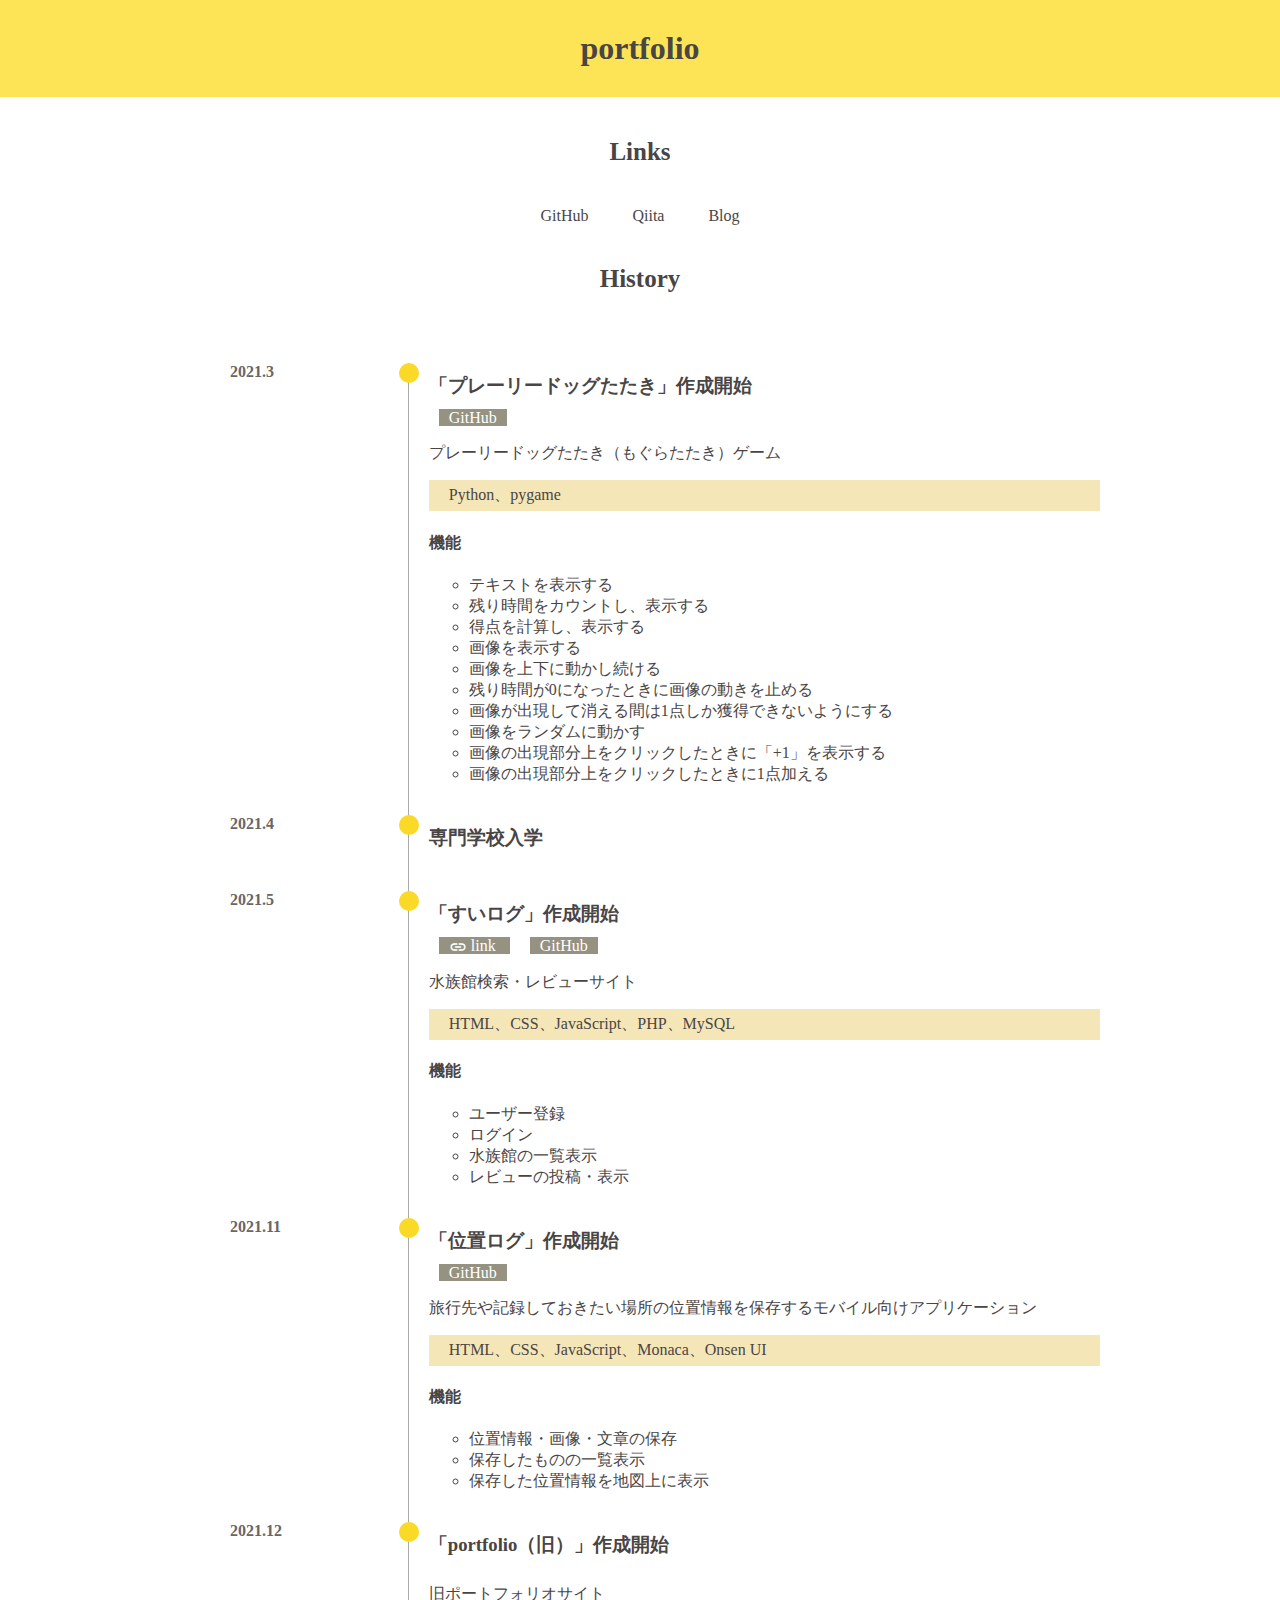
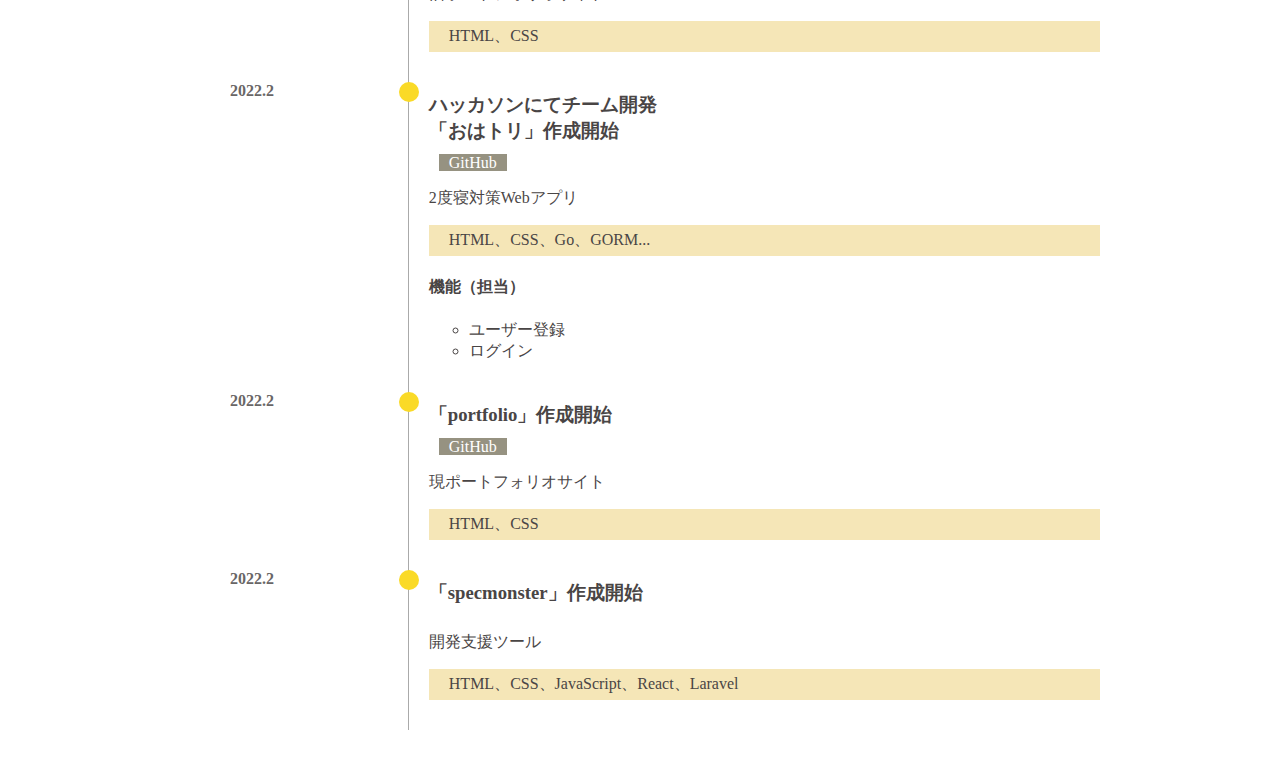
<file: index.html>
<!DOCTYPE HTML>
<HTML>

<head>
    <link rel="stylesheet" href="css/style.css">
    <link href="https://fonts.googleapis.com/icon?family=Material+Icons" rel="stylesheet">
    <meta name="viewport" content="width=device-width,initial-scale=1">
    <title>portfolio</title>
</head>

<body>
    <header>
        <h1>portfolio</h1>
    </header>
    <div class="container">
        <h2>Links</h2>
        <div class="link">
            <a href="https://github.com/Penguin-Island" target="_blank" rel="noopener noreferrer">GitHub</a>
            <a href="https://qiita.com/Penguin-Island" target="_blank" rel="noopener noreferrer">Qiita</a>
            <a href="https://pen-tech.hateblo.jp/" target="_blank" rel="noopener noreferrer">Blog</a>
        </div>
        <h2>History</h2>
        <div class="timeline">
            <ul class="timeline-list">
                <li class="timeline-list-item">
                    <div class="date">2021.3</div>
                    <div class="content">
                        <h3 class="title">「プレーリードッグたたき」作成開始</h3>
                        <div class="link">
                            <a href="https://github.com/Penguin-Island/whack-a-prairie-dog">GitHub</a>
                        </div>
                        <p>プレーリードッグたたき（もぐらたたき）ゲーム</p>
                        <div class="tech">Python、pygame</div>
                        <div class="feature">
                            <h4>機能</h4>
                            <ul>
                                <li>テキストを表示する</li>
                                <li>残り時間をカウントし、表示する</li>
                                <li>得点を計算し、表示する</li>
                                <li>画像を表示する</li>
                                <li>画像を上下に動かし続ける</li>
                                <li>残り時間が0になったときに画像の動きを止める</li>
                                <li>画像が出現して消える間は1点しか獲得できないようにする</li>
                                <li>画像をランダムに動かす</li>
                                <li>画像の出現部分上をクリックしたときに「+1」を表示する</li>
                                <li>画像の出現部分上をクリックしたときに1点加える</li>
                            </ul>
                        </div>
                    </div>
                </li>
                <li class="timeline-list-item">
                    <div class="date">2021.4</div>
                    <div class="content">
                        <h3 class="title">専門学校入学</h3>
                    </div>
                </li>
                <li class="timeline-list-item">
                    <div class="date">2021.5</div>
                    <div class="content">
                        <h3 class="title">「すいログ」作成開始</h3>
                        <div class="link">
                            <a href="https://suilog.net/">
                                <span class="material-icons md-18">
                                    link
                                </span>
                                link
                            </a>
                            <a href="https://github.com/Penguin-Island/suilog">GitHub</a>
                        </div>
                        <p>水族館検索・レビューサイト</p>
                        <div class="tech">HTML、CSS、JavaScript、PHP、MySQL</div>
                        <div class="feature">
                            <h4>機能</h4>
                            <ul>
                                <li>ユーザー登録</li>
                                <li>ログイン</li>
                                <li>水族館の一覧表示</li>
                                <li>レビューの投稿・表示</li>
                            </ul>
                        </div>
                    </div>
                </li>
                <li class="timeline-list-item">
                    <div class="date">2021.11</div>
                    <div class="content">
                        <h3 class="title">「位置ログ」作成開始</h3>
                        <div class="link">
                            <a href="https://github.com/Penguin-Island/locationlog">GitHub</a>
                        </div>
                        <p>旅行先や記録しておきたい場所の位置情報を保存するモバイル向けアプリケーション</p>
                        <div class="tech">HTML、CSS、JavaScript、Monaca、Onsen UI</div>
                        <div class="feature">
                            <h4>機能</h4>
                            <ul>
                                <li>位置情報・画像・文章の保存</li>
                                <li>保存したものの一覧表示</li>
                                <li>保存した位置情報を地図上に表示</li>
                            </ul>
                        </div>
                    </div>
                </li>
                <li class="timeline-list-item">
                    <div class="date">2021.12</div>
                    <div class="content">
                        <h3 class="title">「portfolio（旧）」作成開始</h3>
                        <p>旧ポートフォリオサイト</p>
                        <div class="tech">HTML、CSS</div>
                    </div>
                </li>
                <li class="timeline-list-item">
                    <div class="date">2022.2</div>
                    <div class="content">
                        <h3 class="title">ハッカソンにてチーム開発<br>「おはトリ」作成開始</h3>
                        <div class="link">
                            <a href="https://github.com/Penguin-Island/ohatori">GitHub</a>
                        </div>
                        <p>2度寝対策Webアプリ</p>
                        <div class="tech">HTML、CSS、Go、GORM...</div>
                        <div class="feature">
                            <h4>機能（担当）</h4>
                            <ul>
                                <li>ユーザー登録</li>
                                <li>ログイン</li>
                            </ul>
                        </div>
                    </div>
                </li>
                <li class="timeline-list-item">
                    <div class="date">2022.2</div>
                    <div class="content">
                        <h3 class="title">「portfolio」作成開始</h3>
                        <div class="link">
                            <a href="https://github.com/Penguin-Island/portfolio">GitHub</a>
                        </div>
                        <p>現ポートフォリオサイト</p>
                        <div class="tech">HTML、CSS</div>
                    </div>
                </li>
                <li class="timeline-list-item">
                    <div class="date">2022.2</div>
                    <div class="content">
                        <h3 class="title">「specmonster」作成開始</h3>
                        <p>開発支援ツール</p>
                        <div class="tech">HTML、CSS、JavaScript、React、Laravel</div>
                    </div>
                </li>
            </ul>
        </div>
    </div>
</body>

</HTML>
</file>
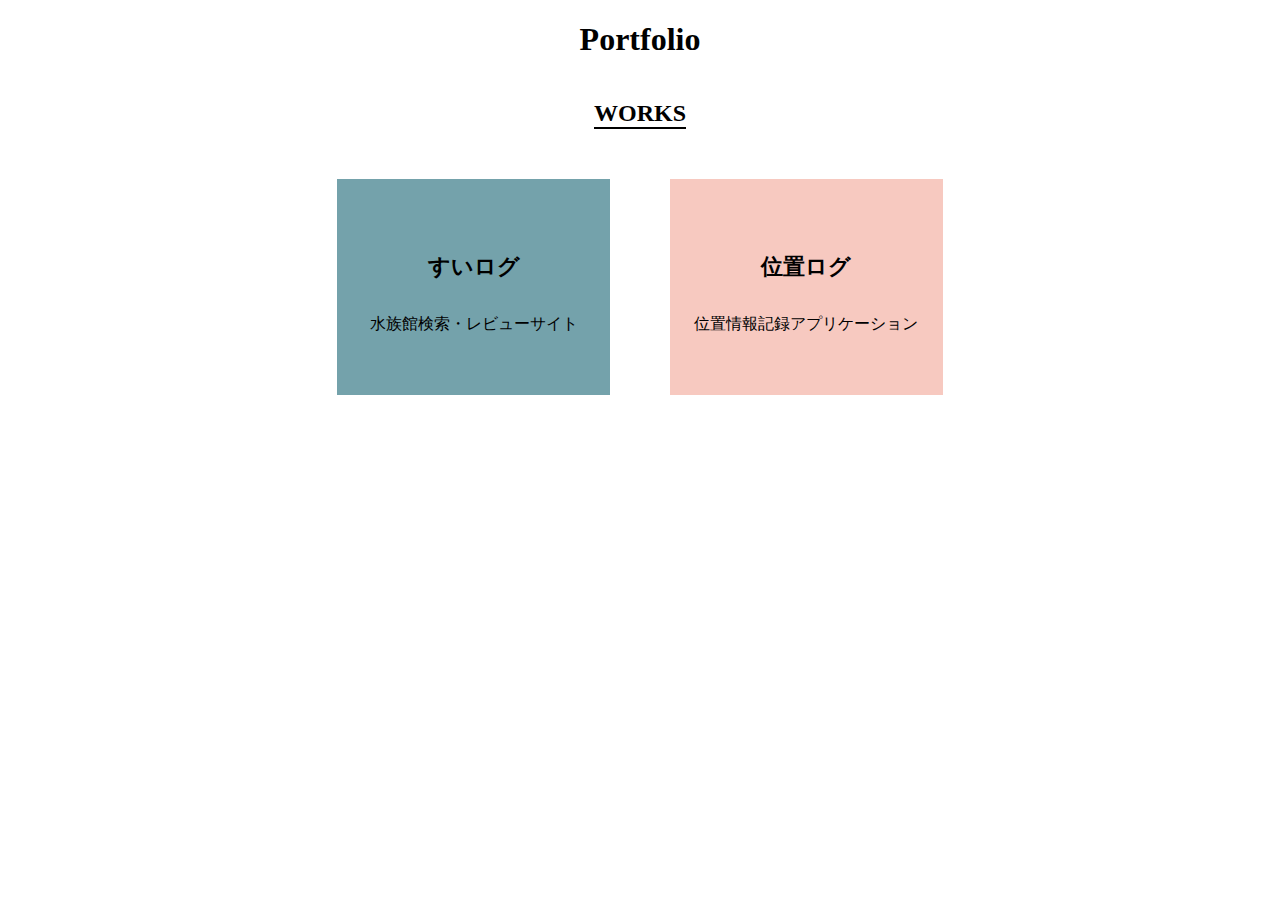
<file: docs/index.html>
<!DOCTYPE HTML>
<HTML>

<head>
    <link rel="stylesheet" href="css/style.css">
    <link href="https://fonts.googleapis.com/icon?family=Material+Icons"
    rel="stylesheet">
    <title>portfolio</title>
</head>

<body>
    <div class="container">
        <div class="title">
            <h1>Portfolio</h1>
            <h2>WORKS</h2>
        </div>

        <div class="contents">
            <div class="Web">
                <h3>すいログ</h3>
                <p>水族館検索・レビューサイト</p>
                <a href="suilog.html"></a>
            </div>

            <div class="App">
                <h3>位置ログ</h3>
                <p>位置情報記録アプリケーション</p>
                <a href="mapmemo.html"></a>
            </div>
        </div>
    </div>
</body>

</HTML>
</file>
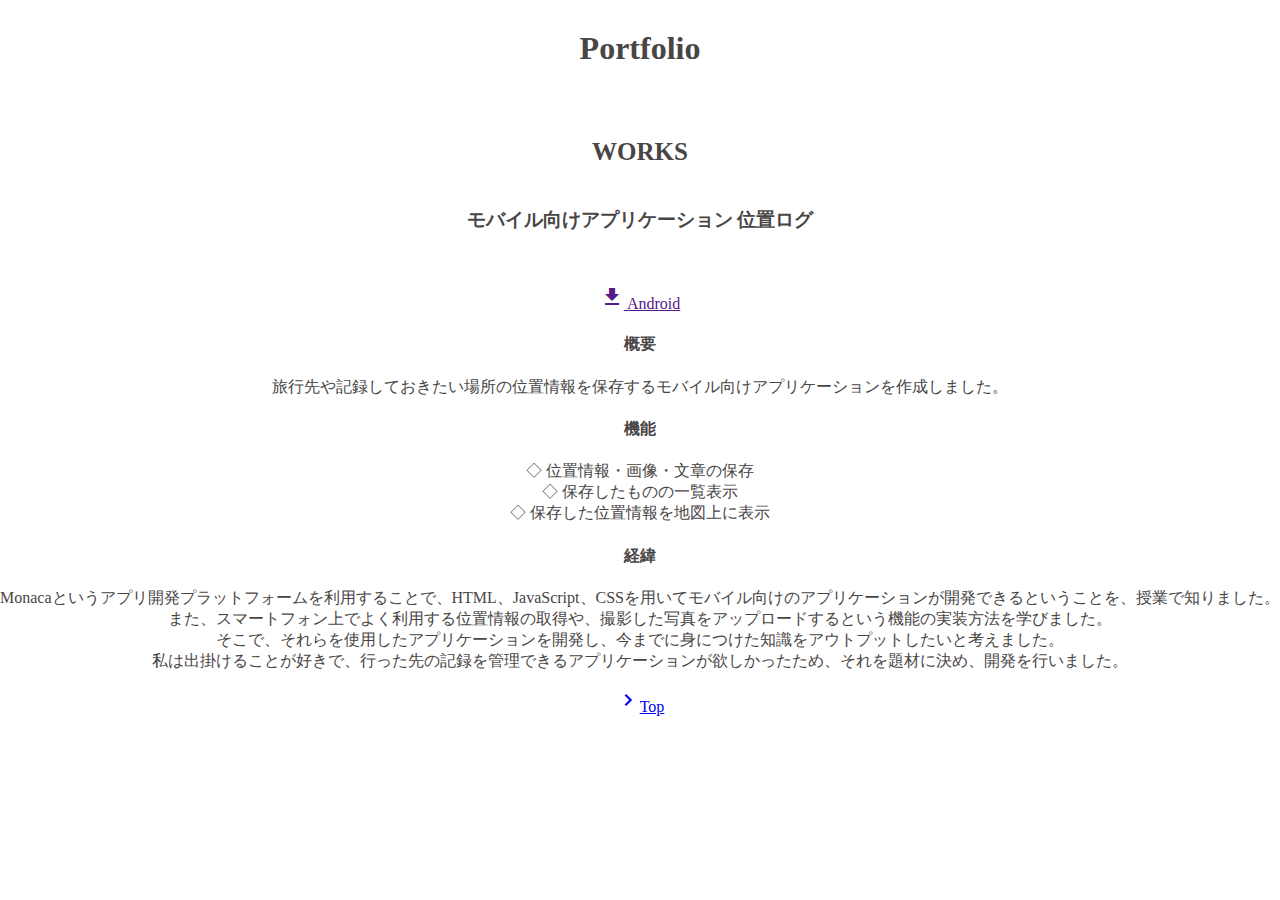
<file: mapmemo.html>
<!DOCTYPE HTML>
<HTML>

<head>
    <link rel="stylesheet" href="css/style.css">
    <link href="https://fonts.googleapis.com/icon?family=Material+Icons" rel="stylesheet">
    <title>mapmemo</title>
</head>

<body>
    <div class="container">
        <div class="title">
            <h1>Portfolio</h1>
            <h2>WORKS</h2>
        </div>

        <div class="contents-map">
            <div class="items">
                <h3>モバイル向けアプリケーション 位置ログ</h3>
                <br>
                <a href="">
                    <p> 
                        <span class="material-icons">
                            get_app
                        </span>
                        Android
                    </p>
                </a>
                <div class="p-area">
                    <h4>概要</h4>
                    <p>旅行先や記録しておきたい場所の位置情報を保存するモバイル向けアプリケーションを作成しました。</p>
                    <h4>機能</h4>
                    <p>
                        ◇ 位置情報・画像・文章の保存<br>
                        ◇ 保存したものの一覧表示<br>
                        ◇ 保存した位置情報を地図上に表示
                    </p>
                    <h4>経緯</h4>
                    <p>Monacaというアプリ開発プラットフォームを利用することで、HTML、JavaScript、CSSを用いてモバイル向けのアプリケーションが開発できるということを、授業で知りました。<br>
                        また、スマートフォン上でよく利用する位置情報の取得や、撮影した写真をアップロードするという機能の実装方法を学びました。<br>
                        そこで、それらを使用したアプリケーションを開発し、今までに身につけた知識をアウトプットしたいと考えました。<br>
                        私は出掛けることが好きで、行った先の記録を管理できるアプリケーションが欲しかったため、それを題材に決め、開発を行いました。
                        </p>
                </div>
            </div>
        </div>

        <div class="return">
            <a href="index.html" class="btn"><span class="material-icons">
                navigate_next
                </span>Top</a>
        </div>
    </div>
</body>

</HTML>
</file>
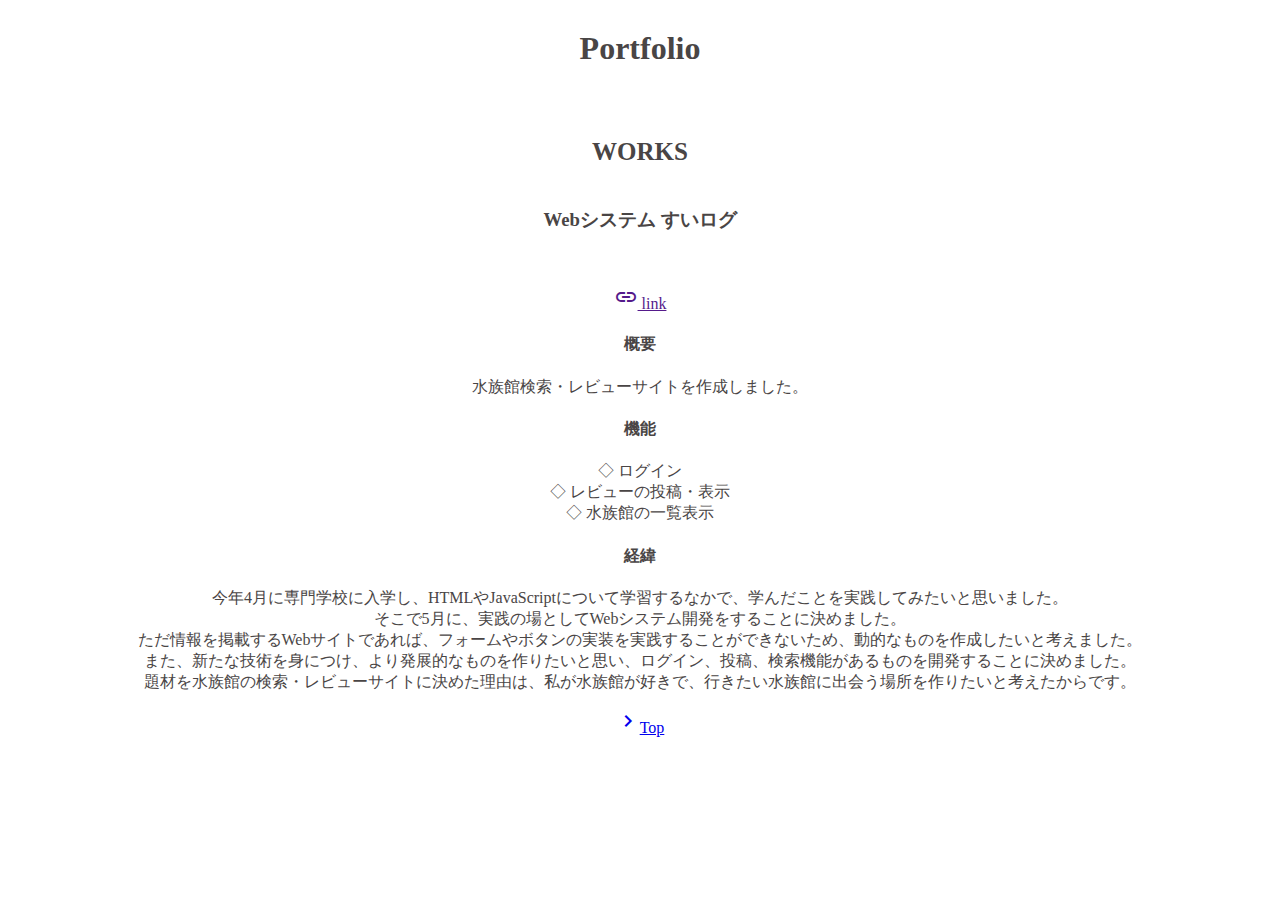
<file: suilog.html>
<!DOCTYPE HTML>
<HTML>

<head>
    <link rel="stylesheet" href="css/style.css">
    <link href="https://fonts.googleapis.com/icon?family=Material+Icons" rel="stylesheet">
    <title>mapmemo</title>
</head>

<body>
    <div class="container">
        <div class="title">
            <h1>Portfolio</h1>
            <h2>WORKS</h2>
        </div>

        <div class="contents-sui">
            <div class="items">
                <h3>Webシステム すいログ</h3>
                <br>
                <a href="">
                    <p>
                        <span class="material-icons">
                            link
                        </span>
                        link
                    </p>
                </a>
                <div class="p-area">
                    <h4>概要</h4>
                    <p>水族館検索・レビューサイトを作成しました。</p>
                    <h4>機能</h4>
                    <p>◇ ログイン<br>
                        ◇ レビューの投稿・表示<br>
                        ◇ 水族館の一覧表示
                        </p>
                    <h4>経緯</h4>
                    <p>今年4月に専門学校に入学し、HTMLやJavaScriptについて学習するなかで、学んだことを実践してみたいと思いました。<br>
                        そこで5月に、実践の場としてWebシステム開発をすることに決めました。<br>
                        ただ情報を掲載するWebサイトであれば、フォームやボタンの実装を実践することができないため、動的なものを作成したいと考えました。<br>
                        また、新たな技術を身につけ、より発展的なものを作りたいと思い、ログイン、投稿、検索機能があるものを開発することに決めました。<br>
                        題材を水族館の検索・レビューサイトに決めた理由は、私が水族館が好きで、行きたい水族館に出会う場所を作りたいと考えたからです。
                    </p>
                </div>
            </div>
        </div>

        <div class="return">
            <a href="index.html" class="btn"><span class="material-icons">
                    navigate_next
                </span>Top</a>
        </div>
    </div>
</body>

</HTML>
</file>
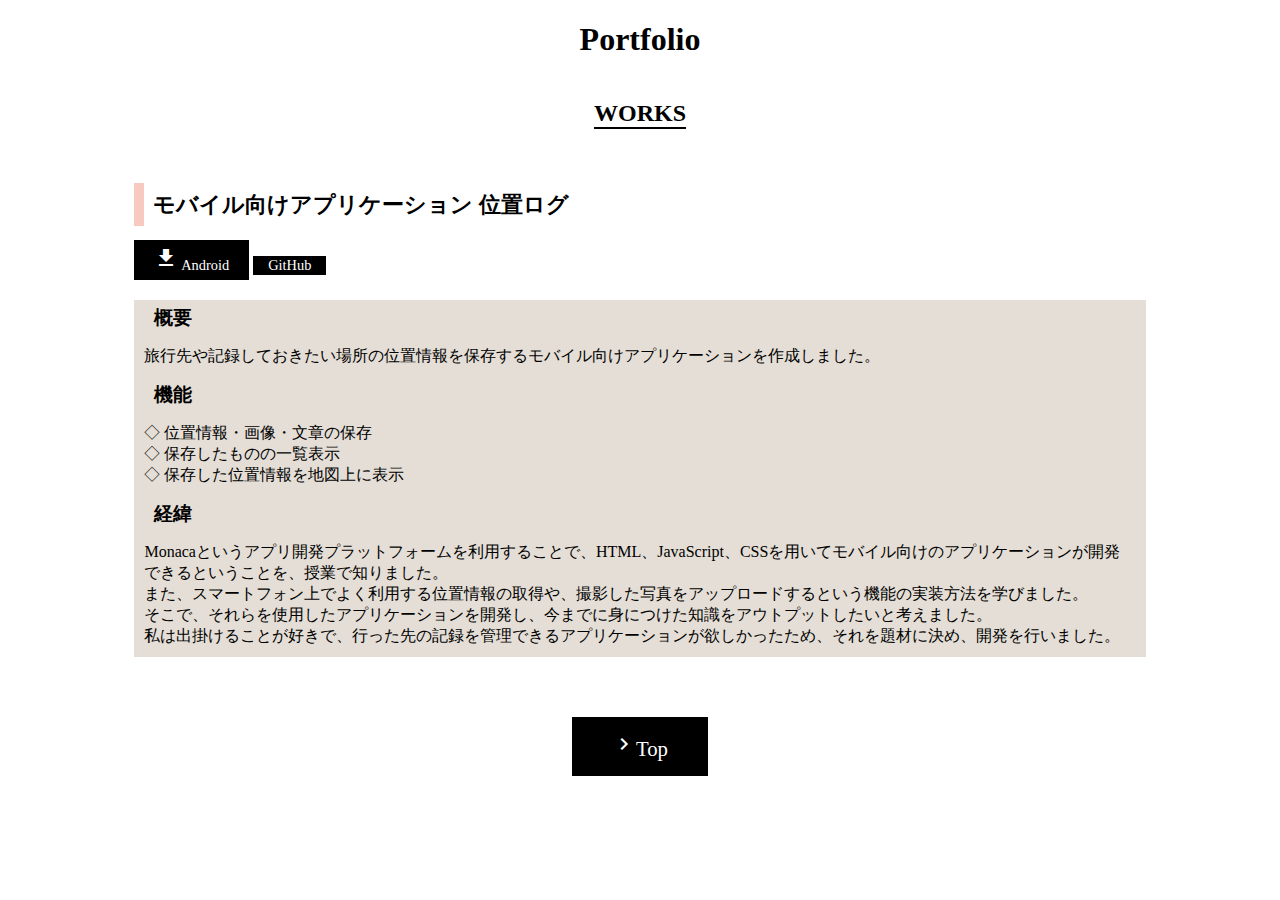
<file: docs/mapmemo.html>
<!DOCTYPE HTML>
<HTML>

<head>
    <link rel="stylesheet" href="css/style.css">
    <link href="https://fonts.googleapis.com/icon?family=Material+Icons" rel="stylesheet">
    <title>locationlog | portfolio</title>
</head>

<body>
    <div class="container">
        <div class="title">
            <h1>Portfolio</h1>
            <h2>WORKS</h2>
        </div>

        <div class="contents-map">
            <div class="items">
                <h3>モバイル向けアプリケーション 位置ログ</h3>
                <br>
                <a href="">
                    <p> 
                        <span class="material-icons">
                            get_app
                        </span>
                        Android
                    </p>
                </a>
                <a href="https://github.com/Penguin-Island/locationlog">GitHub</a>
                <div class="p-area">
                    <h4>概要</h4>
                    <p>旅行先や記録しておきたい場所の位置情報を保存するモバイル向けアプリケーションを作成しました。</p>
                    <h4>機能</h4>
                    <p>
                        ◇ 位置情報・画像・文章の保存<br>
                        ◇ 保存したものの一覧表示<br>
                        ◇ 保存した位置情報を地図上に表示
                    </p>
                    <h4>経緯</h4>
                    <p>Monacaというアプリ開発プラットフォームを利用することで、HTML、JavaScript、CSSを用いてモバイル向けのアプリケーションが開発できるということを、授業で知りました。<br>
                        また、スマートフォン上でよく利用する位置情報の取得や、撮影した写真をアップロードするという機能の実装方法を学びました。<br>
                        そこで、それらを使用したアプリケーションを開発し、今までに身につけた知識をアウトプットしたいと考えました。<br>
                        私は出掛けることが好きで、行った先の記録を管理できるアプリケーションが欲しかったため、それを題材に決め、開発を行いました。
                        </p>
                </div>
            </div>
        </div>

        <div class="return">
            <a href="index.html" class="btn"><span class="material-icons">
                navigate_next
                </span>Top</a>
        </div>
    </div>
</body>

</HTML>
</file>
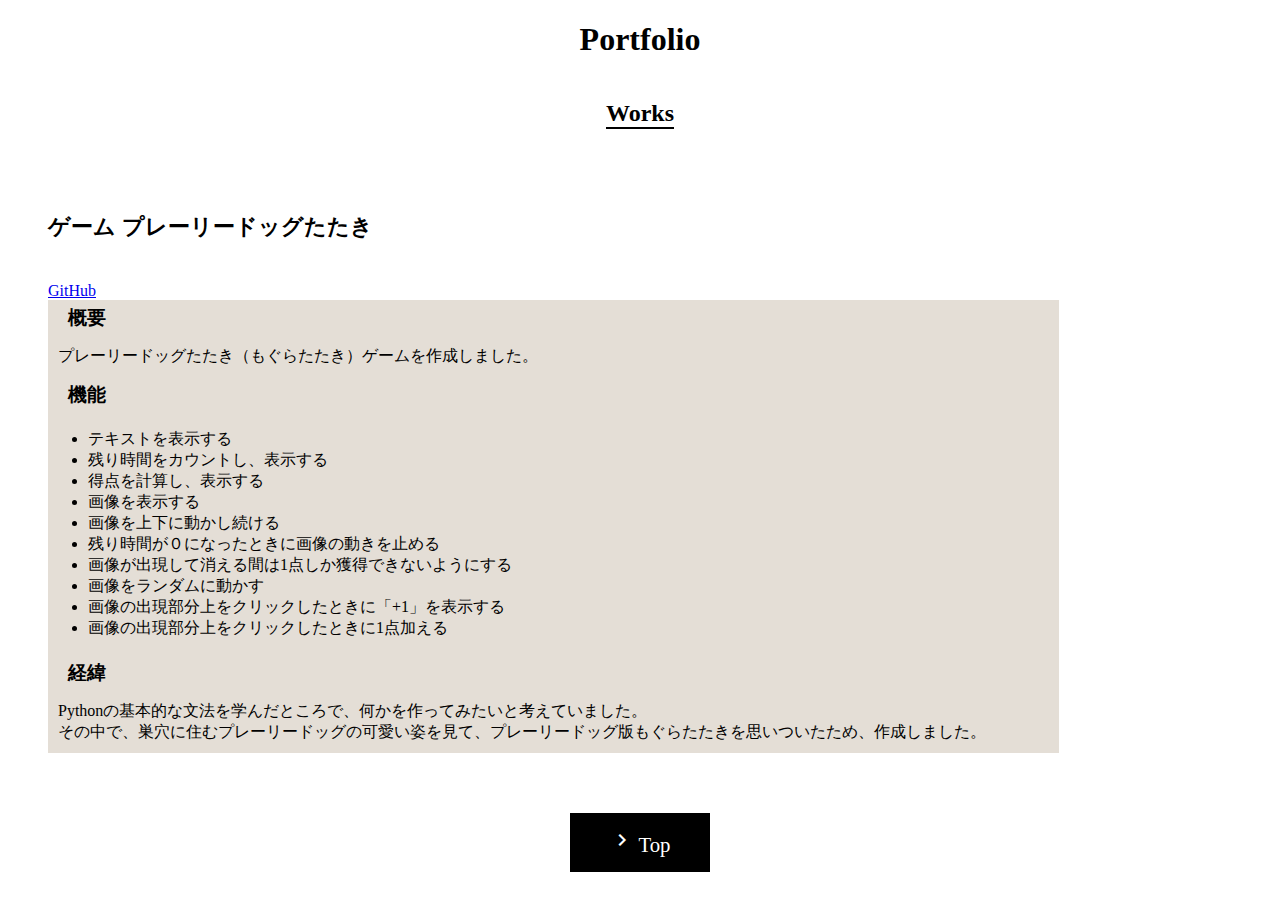
<file: docs/others.html>
<!DOCTYPE HTML>
<HTML>

<head>
    <link rel="stylesheet" href="css/style.css">
    <link href="https://fonts.googleapis.com/icon?family=Material+Icons" rel="stylesheet">
    <meta name="viewport" content="width=device-width,initial-scale=1">
    <title>others | portfolio</title>
</head>

<body>
    <div class="container">
        <div class="title">
            <h1>Portfolio</h1>
            <h2>Works</h2>
        </div>

        <div class="contents-others">
            <div class="items">
                <h3>ゲーム プレーリードッグたたき</h3>
                <br>
                <a href="https://github.com/Penguin-Island/whack-a-prairie-dog">GitHub</a>
                <div class="p-area">
                    <h4>概要</h4>
                    <p>プレーリードッグたたき（もぐらたたき）ゲームを作成しました。</p>
                    <h4>機能</h4>
                    <ul>
                        <li>テキストを表示する</li>
                        <li>残り時間をカウントし、表示する</li>
                        <li>得点を計算し、表示する</li>
                        <li>画像を表示する</li>
                        <li>画像を上下に動かし続ける</li>
                        <li>残り時間が０になったときに画像の動きを止める</li>
                        <li>画像が出現して消える間は1点しか獲得できないようにする</li>
                        <li>画像をランダムに動かす</li>
                        <li>画像の出現部分上をクリックしたときに「+1」を表示する</li>
                        <li>画像の出現部分上をクリックしたときに1点加える</li>
                    </ul>
                    <h4>経緯</h4>
                    <p>
                        Pythonの基本的な文法を学んだところで、何かを作ってみたいと考えていました。<br>
                        その中で、巣穴に住むプレーリードッグの可愛い姿を見て、プレーリードッグ版もぐらたたきを思いついたため、作成しました。
                    </p>
                </div>
            </div>
        <div class="return">
            <a href="index.html" class="btn">
                <span class="material-icons">
                    navigate_next
                </span>
                Top
            </a>
        </div>
    </div>
</body>

</HTML>
</file>
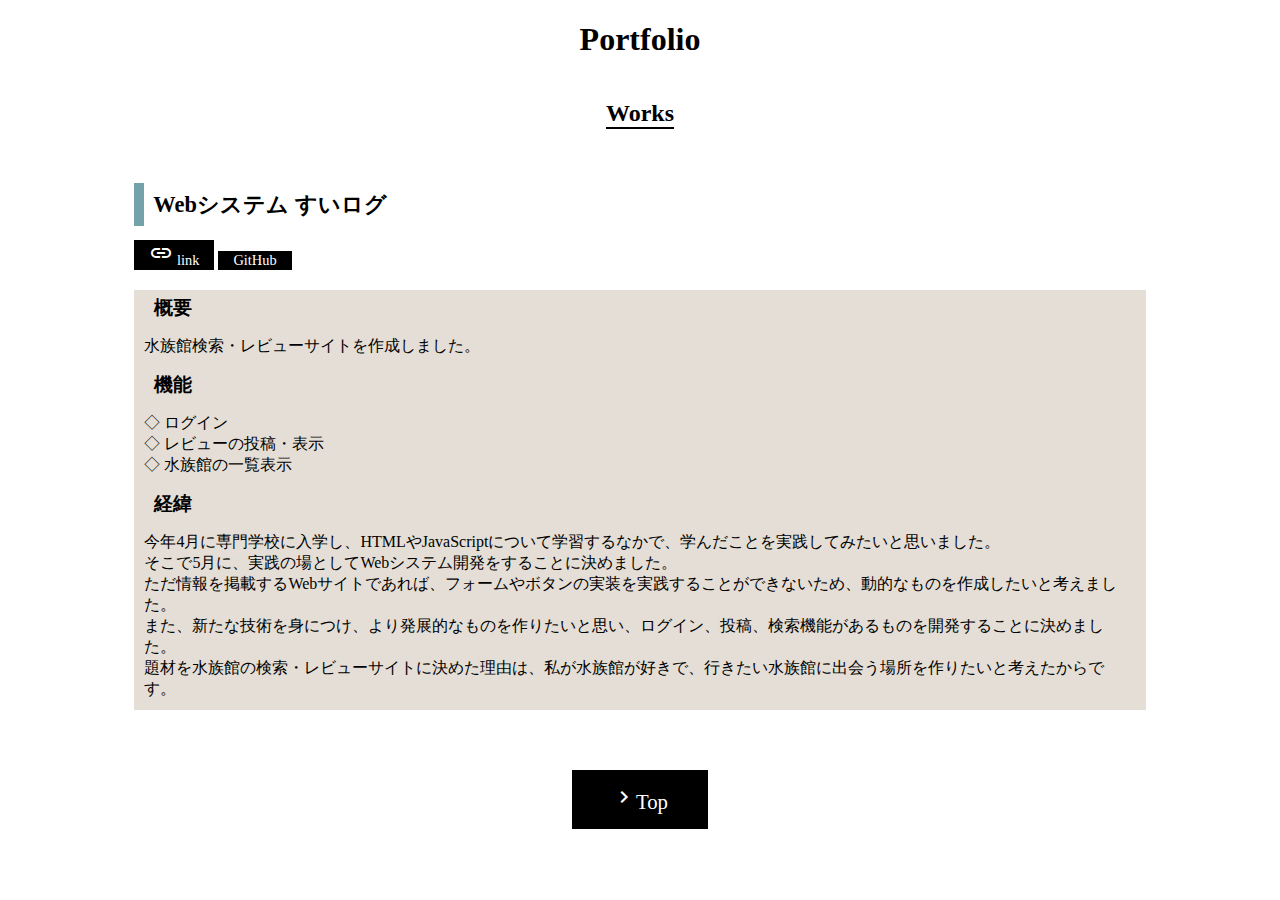
<file: docs/suilog.html>
<!DOCTYPE HTML>
<HTML>

<head>
    <link rel="stylesheet" href="css/style.css">
    <link href="https://fonts.googleapis.com/icon?family=Material+Icons" rel="stylesheet">
    <title>suilog | portfolio</title>
</head>

<body>
    <div class="container">
        <div class="title">
            <h1>Portfolio</h1>
            <h2>Works</h2>
        </div>

        <div class="contents-sui">
            <div class="items">
                <h3>Webシステム すいログ</h3>
                <br>
                <a href="">
                    <span class="material-icons md-18">
                        link
                    </span>
                    link
                </a>
                <a href="https://github.com/Penguin-Island/suilog">GitHub</a>
                <div class="p-area">
                    <h4>概要</h4>
                    <p>水族館検索・レビューサイトを作成しました。</p>
                    <h4>機能</h4>
                    <p>◇ ログイン<br>
                        ◇ レビューの投稿・表示<br>
                        ◇ 水族館の一覧表示
                    </p>
                    <h4>経緯</h4>
                    <p>今年4月に専門学校に入学し、HTMLやJavaScriptについて学習するなかで、学んだことを実践してみたいと思いました。<br>
                        そこで5月に、実践の場としてWebシステム開発をすることに決めました。<br>
                        ただ情報を掲載するWebサイトであれば、フォームやボタンの実装を実践することができないため、動的なものを作成したいと考えました。<br>
                        また、新たな技術を身につけ、より発展的なものを作りたいと思い、ログイン、投稿、検索機能があるものを開発することに決めました。<br>
                        題材を水族館の検索・レビューサイトに決めた理由は、私が水族館が好きで、行きたい水族館に出会う場所を作りたいと考えたからです。
                    </p>
                </div>
            </div>
        </div>

        <div class="return">
            <a href="index.html" class="btn"><span class="material-icons">
                    navigate_next
                </span>Top</a>
        </div>
    </div>
</body>

</HTML>
</file>
<file: css/style.css>
body {
    color: #494545;
    margin: 0;
}

.material-icons.md-18 {
    font-size: 18px;
    vertical-align: middle;
}

h1 {
    margin: 0;
    padding: 30px 0;
}

h2 {
    font-size: 25px;
    padding: 20px 0;
}

header {
    background: #fde456;
    text-align: center;
}

.container {
    text-align: center;
}

.link a{
    padding: 0 10px;
    margin: 5px 10px;
    color: #494545;
    text-decoration: none;
}

.link a:hover {
    opacity: 0.8;
}

.content {
    display: flex;
    flex-flow: column;
}

.timeline {
    width: 95%;
    max-width: 940px;
    margin: 50px auto;
    text-align: left;
}

.timeline-list-item {
    display: flex;
}

.timeline-list-item .date {
    width: 20%;
    padding: 0 10px 0 20px;
    color: #696666;
    font-weight: bold;
}

.timeline-list-item .content {
    position: relative;
    width: 80%;
    padding: 0 10px 30px 20px;
    margin: 0px;
    border-left: 1px solid #aaaaaa;
}

.timeline-list-item .content::before {
    content: "";
    position: absolute;
    top: 0;
    left: -10px;
    width: 20px;
    height: 20px;
    background-color: #fada27;
    border-radius: 10px;
}

.timeline-list-item .title {    
    margin: 10px 0;
}

.timeline-list-item .tech {
    background: #f5e6b7;
    padding: 5px 20px;
}

.timeline-list-item a{
    padding: 0 10px;
    margin: 5px 10px;
    background: #969281;
    color: #fff;
    text-decoration: none;
}

.timeline-list-item a:hover {
    opacity: 0.8;
}
</file>
<file: docs/css/style.css>
.title {
    text-align: center;
}

.contents {
    display: flex;
    flex-wrap: wrap;
    justify-content: center;
    text-align: center;
}

.Web, .App {
    position: relative;
    width: 20%;
    padding: 50px 10px;
    margin: 30px 30px;
}

.Web {
    background: #74A2AB;
}

.App {
    background: #f7c9c0;
}

.Web a, .App a {
    position: absolute;
    top: 0;
    left: 0;
    height: 100%;
    width: 100%;
    margin: 0 20px 10px 0;
    text-decoration: none;
}

.Web a:hover, .App a:hover {
    opacity: 0.2;
    background: #fff;
}

.contents-sui, .contents-map {
    display: flex;
    flex-wrap: wrap;
    justify-content: center;
}

.items {
    position: relative;
    width: 80%;
    padding: 10px 10px 30px 10px;
    margin: 30px 30px;
}

.p-area {
    background: #e4ded6;
}

.return {
    text-align: center;
}

h2 {
    display: inline-block;
    border-bottom: solid 2px #000;
    color: #000;
}

h3 {
    font-size: 1.4em;
}

.contents-sui h3 {
    display: inline;
    padding: 0.4em;
    border-left: solid 10px #74A2AB;
}

.contents-map h3 {
    display: inline;
    padding: 0.4em;
    border-left: solid 10px #f7c9c0;
}

h4 {
    padding: 5px 20px;
    margin: 0;
    font-size: 1.2em;
}

p {
    padding: 10px 10px;
    margin: 0;
}

a p {
    padding: 5px;
}

.contents-sui a, .contents-map a {
    display: inline-block;
    text-align: center;
    padding: 1px 15px;
    margin: 20px 0;
    font-size: 0.9em;
    background: #000;
    color: #fff;
    text-decoration: none;
}

.contents-sui a:hover, .contents-map a:hover {
    opacity: 0.8;
}

.return a {
    display: inline-block;
    text-align: center;
    padding: 15px 40px;
    font-size: 1.3em;
    background: #000;
    color: #fff;
    text-decoration: none;
}

.return a:hover {
    opacity: 0.8;
}
</file>
